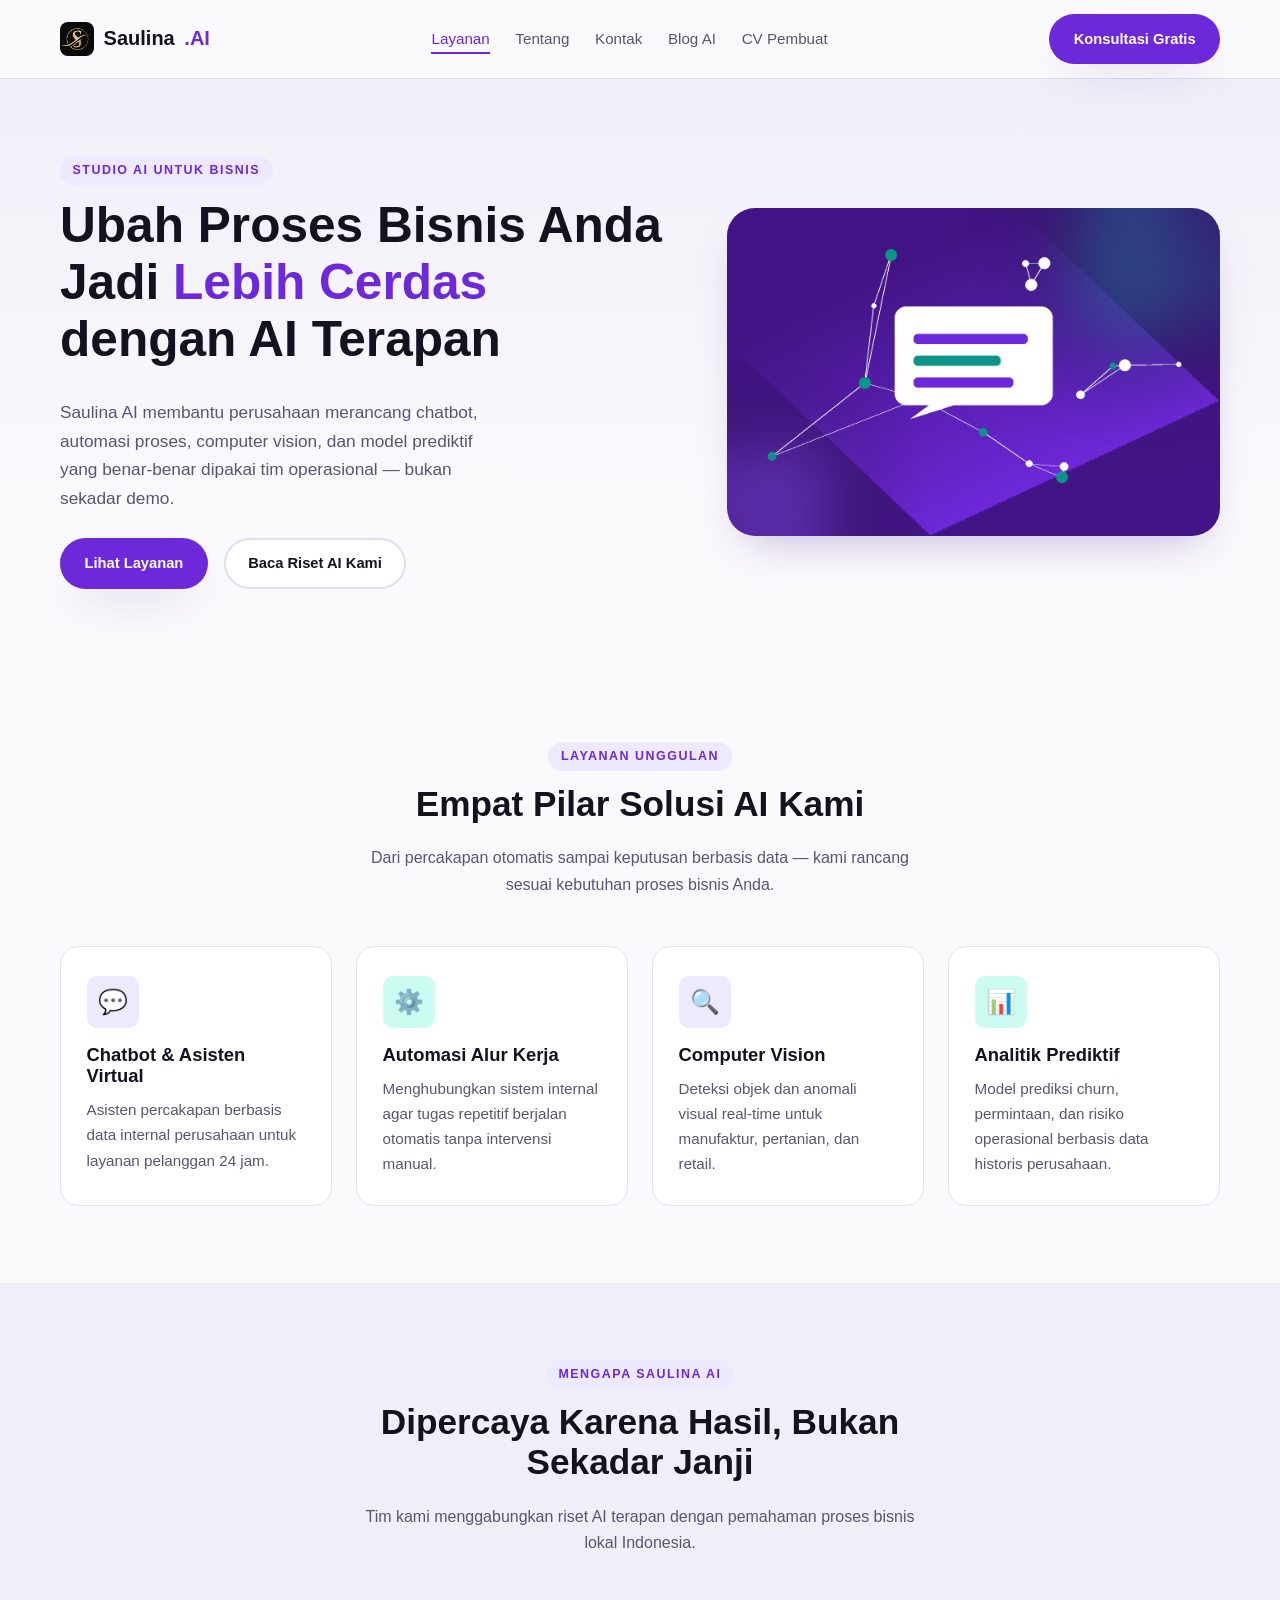
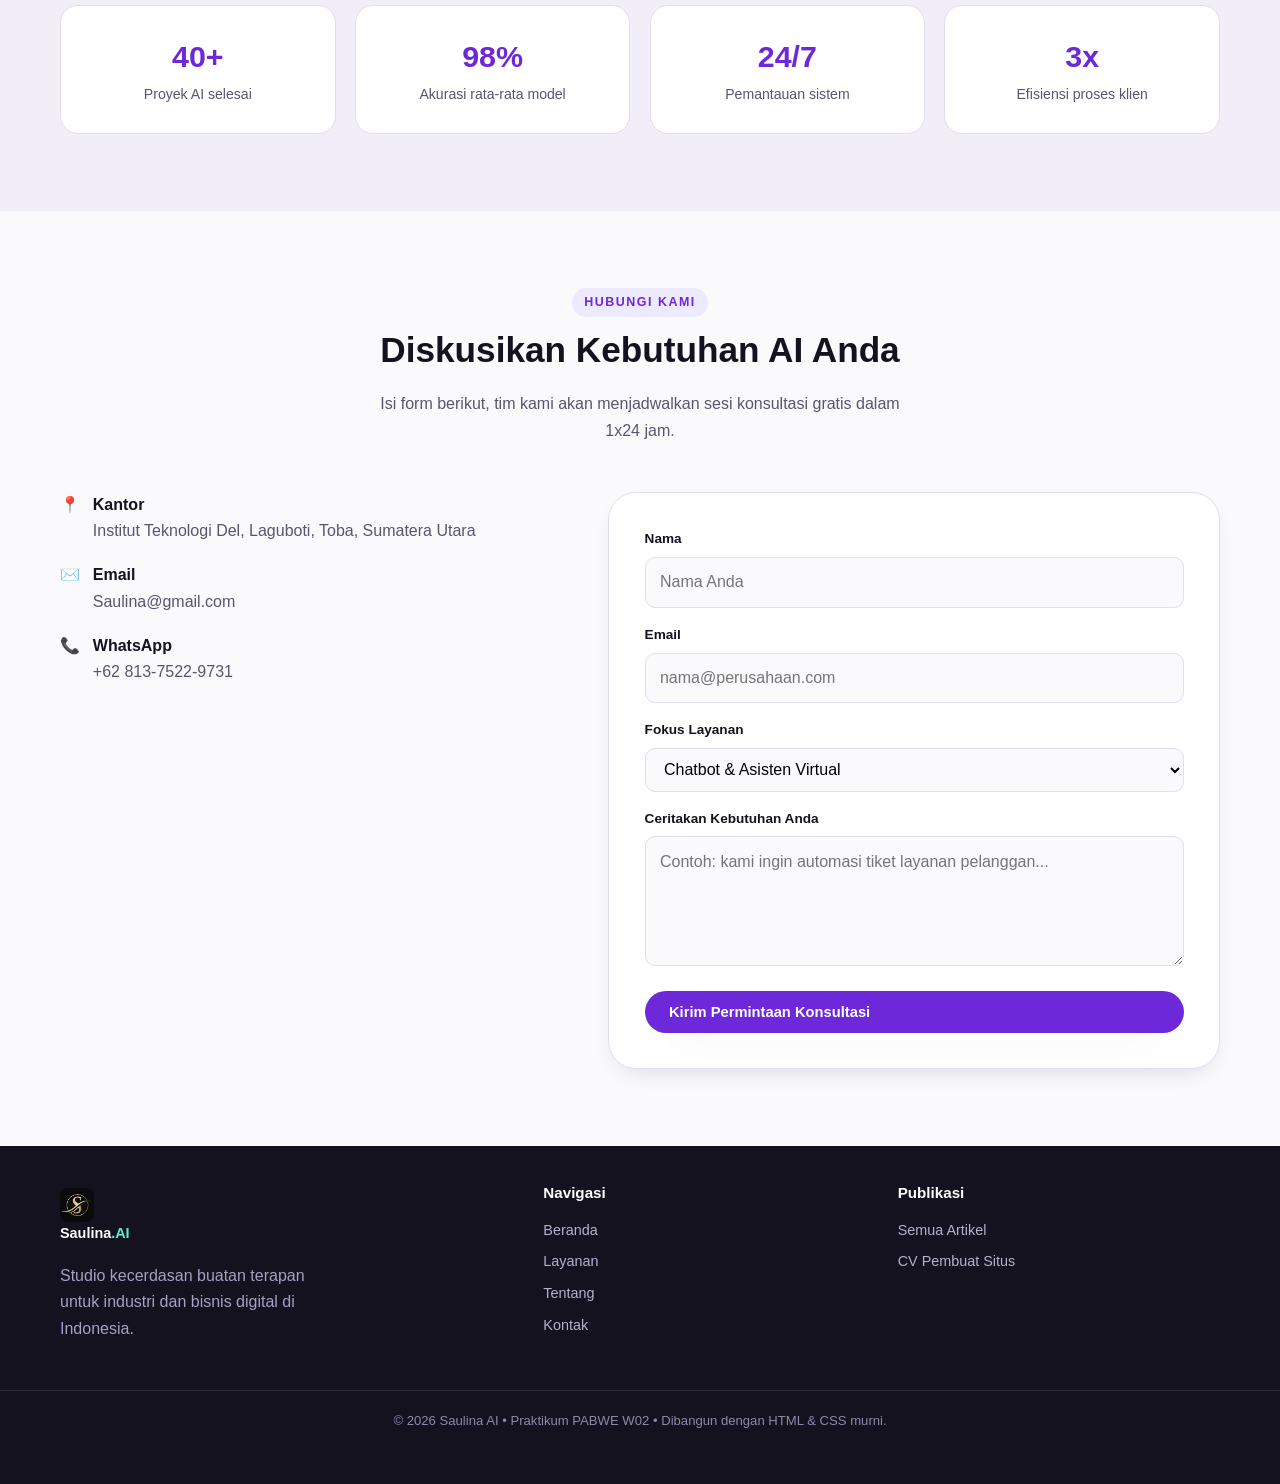
<file: index.html>
<!DOCTYPE html>
<html lang="id">
<head>
  <meta charset="UTF-8" />
  <meta name="viewport" content="width=device-width, initial-scale=1.0" />
  <title>Saulina AI — Solusi Kecerdasan Buatan untuk Bisnis Indonesia</title>
  <meta name="description" content="Saulina AI membangun chatbot, automasi proses, computer vision, dan analitik prediktif untuk perusahaan di Indonesia." />

  <!-- Logo dipakai sebagai favicon -->
  <link rel="icon" type="image/png" href="assets/img/Logo.jpg" />

  <!-- CSS murni, external stylesheet (studi kasus 3.1) -->
  <link rel="stylesheet" href="assets/css/style.css" />
</head>
<body>

  <!-- ============ NAVBAR ============ -->
  <header class="site-nav">
    <div class="wrap">
      <a href="index.html" class="brand">
        <img src="assets/img/Logo.jpg" alt="Logo Saulina AI" />
       Saulina<span>.AI</span>
      </a>

      <!-- Menu desktop -->
      <nav aria-label="Navigasi utama">
        <ul class="menu-links">
          <li><a href="#layanan" class="is-active">Layanan</a></li>
          <li><a href="#tentang">Tentang</a></li>
          <li><a href="#kontak">Kontak</a></li>
          <li><a href="blog.html">Blog AI</a></li>
          <li><a href="cv.html">CV Pembuat</a></li>
        </ul>
      </nav>

      <!-- Menu mobile, CSS-only pakai <details>/<summary> -->
      <details class="nav-mobile-toggle">
        <summary aria-label="Buka menu">☰</summary>
        <ul class="menu-links">
          <li><a href="#layanan">Layanan</a></li>
          <li><a href="#tentang">Tentang</a></li>
          <li><a href="#kontak">Kontak</a></li>
          <li><a href="blog.html">Blog AI</a></li>
          <li><a href="cv.html">CV Pembuat</a></li>
        </ul>
      </details>

      <a href="#kontak" class="btn btn-solid">Konsultasi Gratis</a>
    </div>
  </header>

  <main>
    <!-- ============ HERO ============ -->
    <section class="hero">
      <div class="wrap">
        <div class="hero-copy">
          <span class="eyebrow">Studio AI untuk Bisnis</span>
          <h1>Ubah Proses Bisnis Anda Jadi <em>Lebih Cerdas</em> dengan AI Terapan</h1>
          <p class="hero-lead">
            Saulina AI membantu perusahaan merancang chatbot, automasi proses, computer vision,
            dan model prediktif yang benar-benar dipakai tim operasional — bukan sekadar demo.
          </p>
          <div class="hero-cta">
            <a href="#layanan" class="btn btn-solid">Lihat Layanan</a>
            <a href="blog.html" class="btn btn-ghost">Baca Riset AI Kami</a>
          </div>
        </div>
        <div class="hero-visual">
          <img src="assets/img/hero-saulina.png" alt="Ilustrasi asisten AI berbentuk gelembung obrolan yang terhubung dengan jaringan node data" />
        </div>
      </div>
    </section>

    <!-- ============ LAYANAN ============ -->
    <section id="layanan" class="section">
      <div class="wrap">
        <div class="section-head">
          <span class="eyebrow">Layanan Unggulan</span>
          <h2>Empat Pilar Solusi AI Kami</h2>
          <p>Dari percakapan otomatis sampai keputusan berbasis data — kami rancang sesuai kebutuhan proses bisnis Anda.</p>
        </div>

        <div class="service-grid">
          <article class="service-card">
            <div class="service-icon" aria-hidden="true">💬</div>
            <h3>Chatbot &amp; Asisten Virtual</h3>
            <p>Asisten percakapan berbasis data internal perusahaan untuk layanan pelanggan 24 jam.</p>
          </article>

          <article class="service-card">
            <div class="service-icon" aria-hidden="true">⚙️</div>
            <h3>Automasi Alur Kerja</h3>
            <p>Menghubungkan sistem internal agar tugas repetitif berjalan otomatis tanpa intervensi manual.</p>
          </article>

          <article class="service-card">
            <div class="service-icon" aria-hidden="true">🔍</div>
            <h3>Computer Vision</h3>
            <p>Deteksi objek dan anomali visual real-time untuk manufaktur, pertanian, dan retail.</p>
          </article>

          <article class="service-card">
            <div class="service-icon" aria-hidden="true">📊</div>
            <h3>Analitik Prediktif</h3>
            <p>Model prediksi churn, permintaan, dan risiko operasional berbasis data historis perusahaan.</p>
          </article>
        </div>
      </div>
    </section>

    <!-- ============ TENTANG ============ -->
    <section id="tentang" class="section section-alt">
      <div class="wrap">
        <div class="section-head">
          <span class="eyebrow">Mengapa Saulina AI</span>
          <h2>Dipercaya Karena Hasil, Bukan Sekadar Janji</h2>
          <p>Tim kami menggabungkan riset AI terapan dengan pemahaman proses bisnis lokal Indonesia.</p>
        </div>

        <div class="about-grid">
          <div class="stat-box">
            <strong>40+</strong>
            <span>Proyek AI selesai</span>
          </div>
          <div class="stat-box">
            <strong>98%</strong>
            <span>Akurasi rata-rata model</span>
          </div>
          <div class="stat-box">
            <strong>24/7</strong>
            <span>Pemantauan sistem</span>
          </div>
          <div class="stat-box">
            <strong>3x</strong>
            <span>Efisiensi proses klien</span>
          </div>
        </div>
      </div>
    </section>

    <!-- ============ KONTAK ============ -->
    <section id="kontak" class="section">
      <div class="wrap">
        <div class="section-head">
          <span class="eyebrow">Hubungi Kami</span>
          <h2>Diskusikan Kebutuhan AI Anda</h2>
          <p>Isi form berikut, tim kami akan menjadwalkan sesi konsultasi gratis dalam 1x24 jam.</p>
        </div>

        <div class="contact-grid">
          <ul class="contact-info">
            <li>
              <span aria-hidden="true">📍</span>
              <div><strong>Kantor</strong> Institut Teknologi Del, Laguboti, Toba, Sumatera Utara</div>
            </li>
            <li>
              <span aria-hidden="true">✉️</span>
              <div><strong>Email</strong> Saulina@gmail.com </div>
            </li>
            <li>
              <span aria-hidden="true">📞</span>
              <div><strong>WhatsApp</strong> +62 813-7522-9731</div>
            </li>
          </ul>

          <form class="contact-form" action="#" method="get">
            <div class="field">
              <label for="name">Nama</label>
              <input id="name" type="text" placeholder="Nama Anda" required />
            </div>
            <div class="field">
              <label for="email">Email</label>
              <input id="email" type="email" placeholder="nama@perusahaan.com" required />
            </div>
            <div class="field">
              <label for="service">Fokus Layanan</label>
              <select id="service">
                <option value="chatbot">Chatbot &amp; Asisten Virtual</option>
                <option value="automasi">Automasi Alur Kerja</option>
                <option value="vision">Computer Vision</option>
                <option value="prediktif">Analitik Prediktif</option>
              </select>
            </div>
            <div class="field">
              <label for="message">Ceritakan Kebutuhan Anda</label>
              <textarea id="message" rows="4" placeholder="Contoh: kami ingin automasi tiket layanan pelanggan..."></textarea>
            </div>
            <button type="submit" class="btn btn-solid">Kirim Permintaan Konsultasi</button>
          </form>
        </div>
      </div>
    </section>
  </main>

  <!-- ============ FOOTER ============ -->
  <footer class="site-footer">
    <div class="wrap footer-grid">
      <div>
        <a href="index.html" class="brand" style="color:#fff;">
          <img src="assets/img/Logo.jpg" alt="Logo Saulina AI" />
         Saulina<span style="color:#5eead4;">.AI</span>
        </a>
        <p style="margin-top:.8rem; max-width:32ch; color:#a79fc4;">
          Studio kecerdasan buatan terapan untuk industri dan bisnis digital di Indonesia.
        </p>
      </div>
      <nav aria-label="Navigasi footer">
        <h3>Navigasi</h3>
        <a href="index.html">Beranda</a>
        <a href="#layanan">Layanan</a>
        <a href="#tentang">Tentang</a>
        <a href="#kontak">Kontak</a>
      </nav>
      <nav aria-label="Publikasi">
        <h3>Publikasi</h3>
        <a href="blog.html">Semua Artikel</a>
        <a href="cv.html">CV Pembuat Situs</a>
      </nav>
    </div>
    <p class="footer-bottom">&copy; 2026 Saulina AI &bull; Praktikum PABWE W02 &bull; Dibangun dengan HTML &amp; CSS murni.</p>
  </footer>

</body>
</html>
</file>
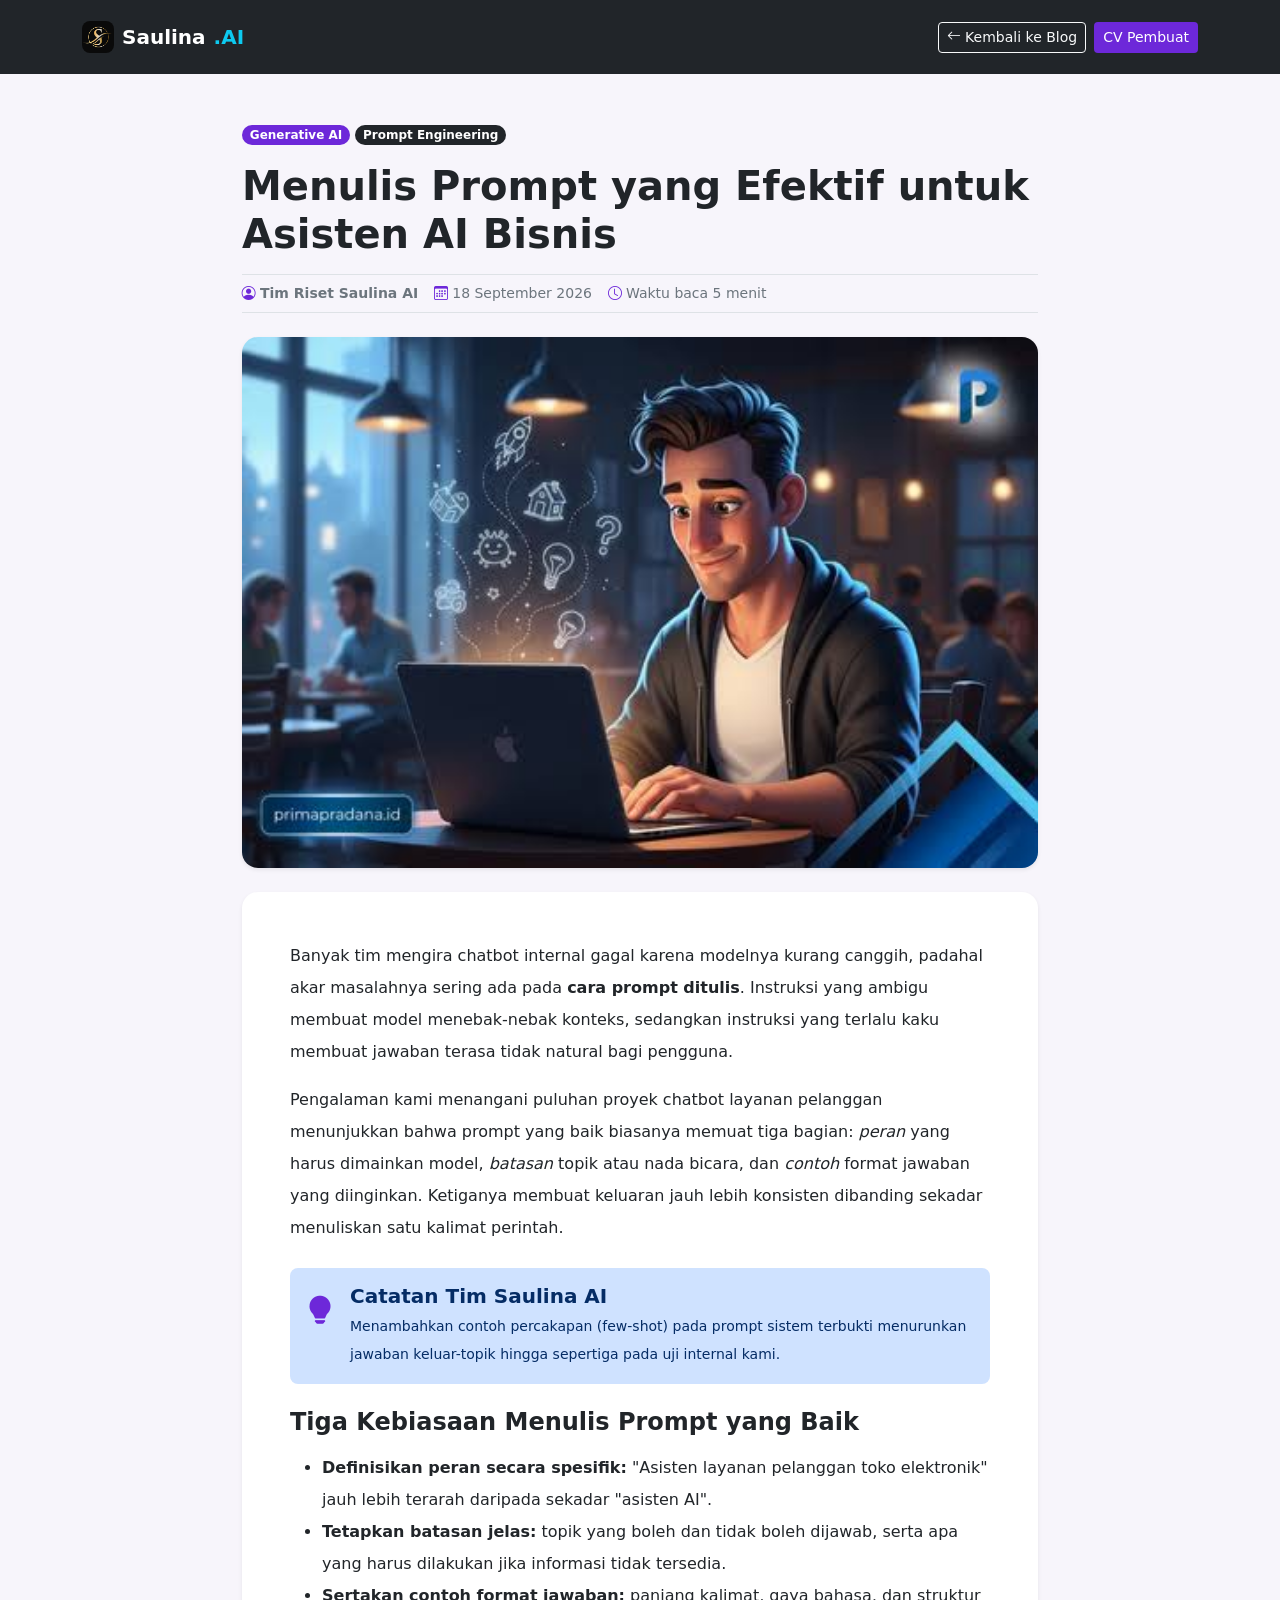
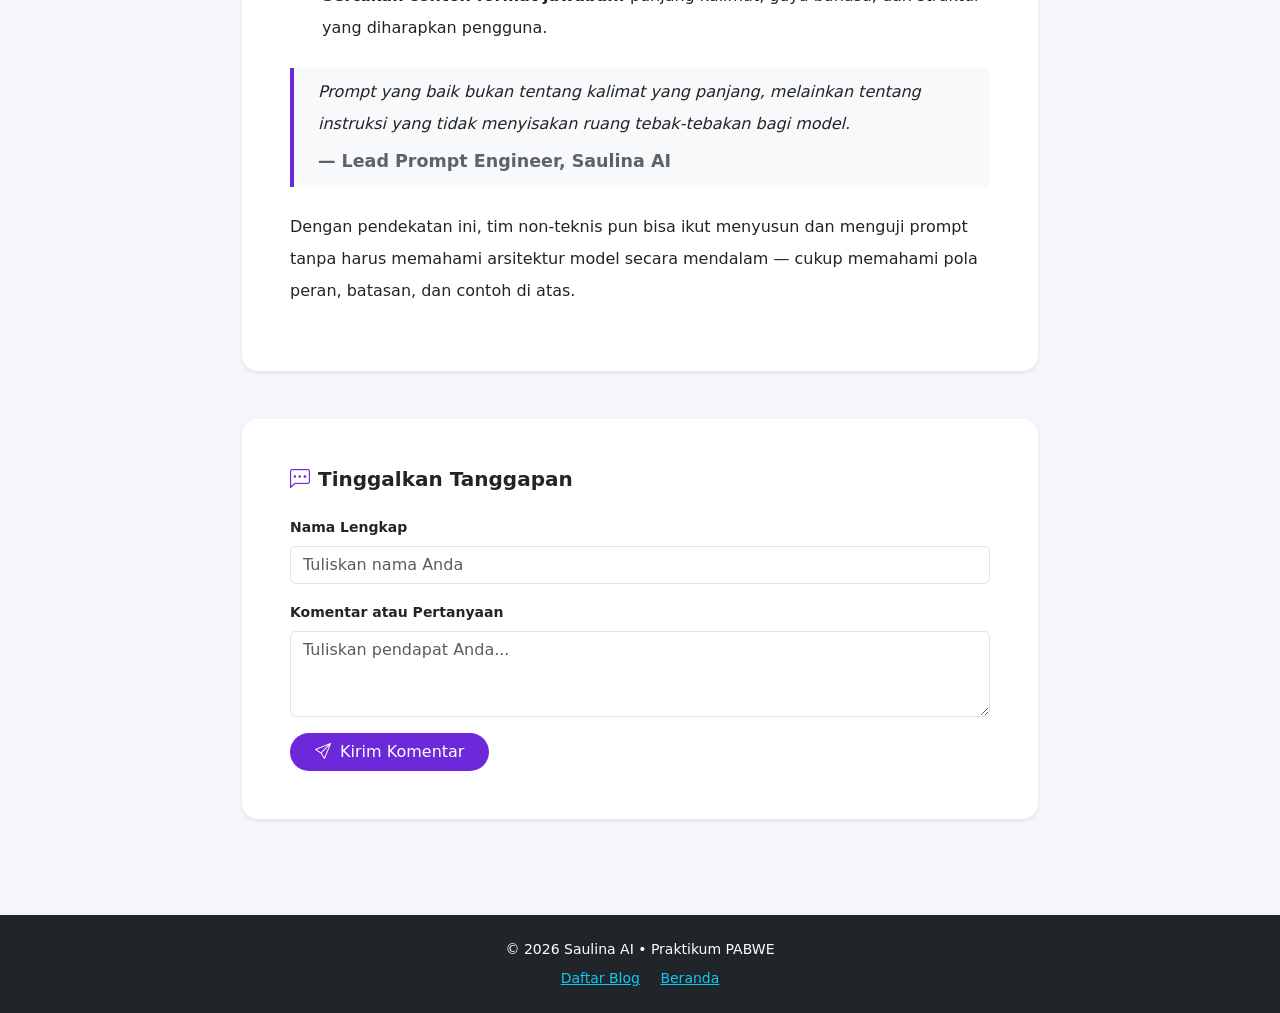
<file: blog-detail.html>
<!DOCTYPE html>
<html lang="id">
<head>
  <meta charset="UTF-8" />
  <meta name="viewport" content="width=device-width, initial-scale=1.0" />
  <title>Menulis Prompt yang Efektif — Blog Saulina AI</title>
  <meta name="description" content="Panduan menulis prompt yang efektif untuk chatbot dan asisten AI bisnis." />
  <link rel="icon" type="image/png" href="assets/img/Logo.jpg" />

  <link rel="stylesheet" href="https://cdn.jsdelivr.net/npm/bootstrap@5.3.3/dist/css/bootstrap.min.css" />
  <link rel="stylesheet" href="https://cdn.jsdelivr.net/npm/bootstrap-icons@1.11.3/font/bootstrap-icons.min.css" />

  <style>
    :root { --brand: #6d28d9; --brand-dark: #4c1d95; }
    body { background: #f7f5fb; }
    .navbar-brand img { width: 32px; height: 32px; border-radius: 8px; }
    .btn-brand { background: var(--brand); color: #fff; }
    .btn-brand:hover { background: var(--brand-dark); color: #fff; }
    .text-brand { color: var(--brand) !important; }
    .badge-cat { background: var(--brand); }
    blockquote { border-left: 4px solid var(--brand); }

    /* Perbaikan WCAG 2 AA untuk footer blockquote */
    .blockquote-footer {
      color: #5c636a !important;
    }
  </style>
</head>
<body>

  <!-- NAVBAR -->
  <nav class="navbar navbar-dark bg-dark sticky-top py-3">
    <div class="container d-flex align-items-center justify-content-between">
      <a class="navbar-brand d-flex align-items-center gap-2 fw-bold" href="index.html">
        <img src="assets/img/Logo.jpg" alt="Logo Saulina AI" />
        Saulina<span class="text-info">.AI</span>
      </a>
      <div class="d-flex gap-2">
        <a href="blog.html" class="btn btn-outline-light btn-sm"><i class="bi bi-arrow-left me-1"></i>Kembali ke Blog</a>
        <a href="cv.html" class="btn btn-brand btn-sm">CV Pembuat</a>
      </div>
    </div>
  </nav>

  <!-- ARTIKEL -->
  <main class="py-5">
    <div class="container" style="max-width: 820px;">

      <header class="mb-4">
        <div class="mb-2">
          <span class="badge badge-cat rounded-pill">Generative AI</span>
          <span class="badge text-bg-dark rounded-pill">Prompt Engineering</span>
        </div>
        <h1 class="display-6 fw-bold my-3">
          Menulis Prompt yang Efektif untuk Asisten AI Bisnis
        </h1>
        <div class="d-flex flex-wrap gap-3 small text-secondary border-top border-bottom py-2">
          <span><i class="bi bi-person-circle text-brand me-1"></i><strong>Tim Riset Saulina AI</strong></span>
          <span><i class="bi bi-calendar3 text-brand me-1"></i>18 September 2026</span>
          <span><i class="bi bi-clock text-brand me-1"></i>Waktu baca 5 menit</span>
        </div>
      </header>

      <div class="mb-4 rounded-4 overflow-hidden shadow-sm">
        <img src="assets/img/blog-cover-prompt.jpeg" class="img-fluid w-100" alt="Ilustrasi jendela terminal berisi contoh baris prompt untuk asisten AI" />
      </div>

      <article class="bg-white p-4 p-md-5 rounded-4 shadow-sm lh-lg">
        <p>
          Banyak tim mengira chatbot internal gagal karena modelnya kurang canggih, padahal
          akar masalahnya sering ada pada <strong>cara prompt ditulis</strong>. Instruksi yang
          ambigu membuat model menebak-nebak konteks, sedangkan instruksi yang terlalu kaku
          membuat jawaban terasa tidak natural bagi pengguna.
        </p>

        <p>
          Pengalaman kami menangani puluhan proyek chatbot layanan pelanggan menunjukkan bahwa
          prompt yang baik biasanya memuat tiga bagian: <em>peran</em> yang harus dimainkan
          model, <em>batasan</em> topik atau nada bicara, dan <em>contoh</em> format jawaban
          yang diinginkan. Ketiganya membuat keluaran jauh lebih konsisten dibanding sekadar
          menuliskan satu kalimat perintah.
        </p>

        <div class="alert alert-primary border-0 rounded-3 my-4 d-flex gap-3">
          <i class="bi bi-lightbulb-fill fs-3 text-brand"></i>
          <div>
            <h2 class="h5 fw-bold mb-1">Catatan Tim Saulina AI</h2>
            <p class="mb-0 small">
              Menambahkan contoh percakapan (few-shot) pada prompt sistem terbukti menurunkan
              jawaban keluar-topik hingga sepertiga pada uji internal kami.
            </p>
          </div>
        </div>

        <h2 class="h4 fw-bold mt-4 mb-3">Tiga Kebiasaan Menulis Prompt yang Baik</h2>
        <ul class="mb-4">
          <li><strong>Definisikan peran secara spesifik:</strong> "Asisten layanan pelanggan toko elektronik" jauh lebih terarah daripada sekadar "asisten AI".</li>
          <li><strong>Tetapkan batasan jelas:</strong> topik yang boleh dan tidak boleh dijawab, serta apa yang harus dilakukan jika informasi tidak tersedia.</li>
          <li><strong>Sertakan contoh format jawaban:</strong> panjang kalimat, gaya bahasa, dan struktur yang diharapkan pengguna.</li>
        </ul>

        <blockquote class="blockquote ps-4 py-2 my-4 bg-light rounded-end">
          <p class="fs-6 fst-italic mb-1">
            Prompt yang baik bukan tentang kalimat yang panjang, melainkan tentang instruksi yang tidak menyisakan ruang tebak-tebakan bagi model.
          </p>
          <footer class="blockquote-footer mt-1 fw-semibold small">Lead Prompt Engineer, Saulina AI</footer>
        </blockquote>

        <p>
          Dengan pendekatan ini, tim non-teknis pun bisa ikut menyusun dan menguji prompt
          tanpa harus memahami arsitektur model secara mendalam — cukup memahami pola
          peran, batasan, dan contoh di atas.
        </p>
      </article>

      <!-- KOMENTAR -->
      <section class="mt-5 bg-white p-4 p-md-5 rounded-4 shadow-sm">
        <h2 class="h5 fw-bold mb-4">
          <i class="bi bi-chat-left-dots text-brand me-2"></i>Tinggalkan Tanggapan
        </h2>
        <form action="#" method="get">
          <div class="mb-3">
            <label for="commentName" class="form-label small fw-bold">Nama Lengkap</label>
            <input type="text" class="form-control" id="commentName" placeholder="Tuliskan nama Anda" required />
          </div>
          <div class="mb-3">
            <label for="commentMessage" class="form-label small fw-bold">Komentar atau Pertanyaan</label>
            <textarea class="form-control" id="commentMessage" rows="3" placeholder="Tuliskan pendapat Anda..." required></textarea>
          </div>
          <button type="submit" class="btn btn-brand px-4 rounded-pill">
            <i class="bi bi-send me-1"></i> Kirim Komentar
          </button>
        </form>
      </section>
    </div>
  </main>

  <footer class="bg-dark text-white py-4 mt-5 text-center small">
    <div class="container">
      <p class="mb-2">&copy; 2026 Saulina AI &bull; Praktikum PABWE</p>
      <nav aria-label="Navigasi footer">
        <a href="blog.html" class="text-info text-decoration-underline me-3">Daftar Blog</a>
        <a href="index.html" class="text-info text-decoration-underline">Beranda</a>
      </nav>
    </div>
  </footer>

  <script src="https://cdn.jsdelivr.net/npm/bootstrap@5.3.3/dist/js/bootstrap.bundle.min.js"></script>
</body>
</html>
</file>
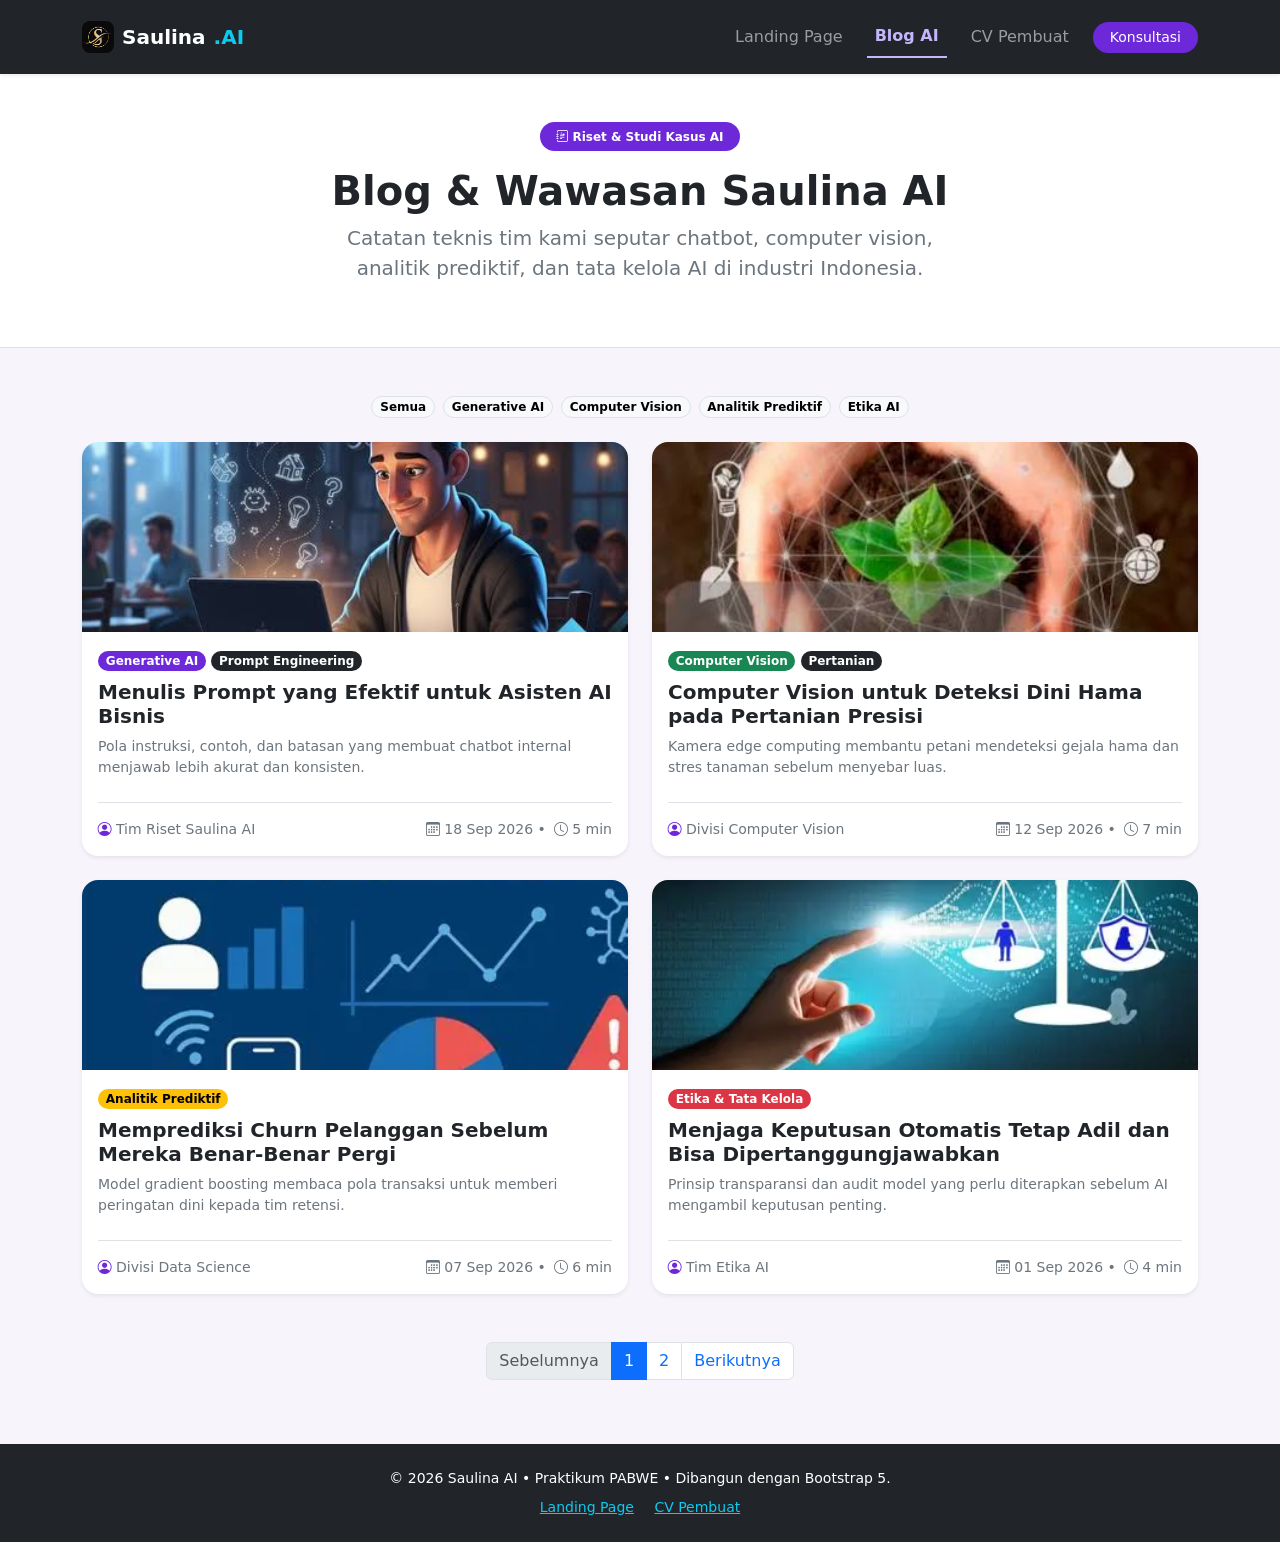
<file: blog.html>
<!DOCTYPE html>
<html lang="id">
<head>
  <meta charset="UTF-8" />
  <meta name="viewport" content="width=device-width, initial-scale=1.0" />
  <title>Blog &amp; Riset AI — Saulina AI</title>
  <meta name="description" content="Artikel dan riset terapan seputar chatbot, computer vision, analitik prediktif, dan etika AI dari Saulina AI." />
  <link rel="icon" type="image/png" href="assets/img/Logo.jpg" />

  <!-- Bootstrap 5 via CDN (studi kasus 3.2) -->
  <link rel="stylesheet" href="https://cdn.jsdelivr.net/npm/bootstrap@5.3.3/dist/css/bootstrap.min.css" />
  <!-- Bootstrap Icons -->
  <link rel="stylesheet" href="https://cdn.jsdelivr.net/npm/bootstrap-icons@1.11.3/font/bootstrap-icons.min.css" />

  <style>
    /* Penyesuaian kecil di luar utility Bootstrap, sesuai catatan studi kasus */
    :root { --brand: #6d28d9; --brand-dark: #4c1d95; --brand-on-dark: #c4b5fd; }
    body { background: #f7f5fb; }
    .navbar-brand img { width: 32px; height: 32px; border-radius: 8px; }
    .btn-brand { background: var(--brand); color: #fff; }
    .btn-brand:hover { background: var(--brand-dark); color: #fff; }
    .text-brand { color: var(--brand) !important; }
    .badge-cat { background: var(--brand); }
    .card-cover { height: 190px; object-fit: cover; }
    .nav-link.active-page { color: var(--brand-on-dark) !important; font-weight: 700; border-bottom: 2px solid var(--brand-on-dark); }
  </style>
</head>
<body>

  <!-- NAVBAR -->
  <nav class="navbar navbar-expand-md navbar-dark bg-dark sticky-top shadow-sm">
    <div class="container py-2">
      <a class="navbar-brand d-flex align-items-center gap-2 fw-bold" href="index.html">
        <img src="assets/img/Logo.jpg" alt="Logo Saulina AI" />
        Saulina<span class="text-info">.AI</span>
      </a>
      <button class="navbar-toggler" type="button" data-bs-toggle="collapse" data-bs-target="#navMain" aria-controls="navMain" aria-expanded="false" aria-label="Buka navigasi">
        <span class="navbar-toggler-icon"></span>
      </button>
      <div class="collapse navbar-collapse" id="navMain">
        <ul class="navbar-nav ms-auto align-items-md-center gap-md-3 pt-3 pt-md-0">
          <li class="nav-item"><a class="nav-link" href="index.html">Landing Page</a></li>
          <li class="nav-item"><a class="nav-link active-page" href="blog.html">Blog AI</a></li>
          <li class="nav-item"><a class="nav-link" href="cv.html">CV Pembuat</a></li>
          <li class="nav-item"><a class="btn btn-brand btn-sm rounded-pill px-3 mt-2 mt-md-0" href="index.html#kontak">Konsultasi</a></li>
        </ul>
      </div>
    </div>
  </nav>

  <!-- HEADER -->
  <header class="bg-white border-bottom py-5">
    <div class="container text-center">
      <span class="badge rounded-pill badge-cat px-3 py-2 mb-3">
        <i class="bi bi-journal-richtext me-1"></i>Riset &amp; Studi Kasus AI
      </span>
      <h1 class="fw-bold display-6">Blog &amp; Wawasan Saulina AI</h1>
      <p class="lead text-secondary mx-auto" style="max-width: 640px;">
        Catatan teknis tim kami seputar chatbot, computer vision, analitik prediktif, dan tata kelola AI di industri Indonesia.
      </p>
    </div>
  </header>

  <!-- DAFTAR BLOG -->
  <main class="py-5">
    <!-- FILTER KATEGORI SEDERHANA -->
    <div class="container mb-4">
      <div class="d-flex flex-wrap gap-2 justify-content-center">
        <span class="badge rounded-pill text-bg-light border">Semua</span>
        <span class="badge rounded-pill text-bg-light border">Generative AI</span>
        <span class="badge rounded-pill text-bg-light border">Computer Vision</span>
        <span class="badge rounded-pill text-bg-light border">Analitik Prediktif</span>
        <span class="badge rounded-pill text-bg-light border">Etika AI</span>
      </div>
    </div>

    <div class="container">
      <div class="row g-4">

        <!-- Artikel 1 -->
        <div class="col-md-6">
          <article class="card h-100 border-0 shadow-sm rounded-4 overflow-hidden">
            <img src="assets/img/blog-cover-prompt.jpeg" class="card-img-top card-cover" alt="Ilustrasi jendela terminal prompt engineering dengan baris perintah AI" />
            <div class="card-body d-flex flex-column">
              <div class="mb-2">
                <span class="badge badge-cat rounded-pill">Generative AI</span>
                <span class="badge text-bg-dark rounded-pill">Prompt Engineering</span>
              </div>
              <h2 class="h5 fw-bold">
                <a href="blog-detail.html" class="text-decoration-none text-dark stretched-link">
                  Menulis Prompt yang Efektif untuk Asisten AI Bisnis
                </a>
              </h2>
              <p class="text-secondary small flex-grow-1">
                Pola instruksi, contoh, dan batasan yang membuat chatbot internal menjawab lebih akurat dan konsisten.
              </p>
              <div class="border-top pt-3 mt-2 d-flex justify-content-between small text-secondary">
                <span><i class="bi bi-person-circle text-brand me-1"></i>Tim Riset Saulina AI</span>
                <span><i class="bi bi-calendar3 me-1"></i>18 Sep 2026 &bull; <i class="bi bi-clock ms-1 me-1"></i>5 min</span>
              </div>
            </div>
          </article>
        </div>

        <!-- Artikel 2 -->
        <div class="col-md-6">
          <article class="card h-100 border-0 shadow-sm rounded-4 overflow-hidden">
            <img src="assets/img/blog-cover-vision.jpeg" class="card-img-top card-cover" alt="Ilustrasi viewfinder computer vision di atas petak lahan pertanian" />
            <div class="card-body d-flex flex-column">
              <div class="mb-2">
                <span class="badge text-bg-success rounded-pill">Computer Vision</span>
                <span class="badge text-bg-dark rounded-pill">Pertanian</span>
              </div>
              <h2 class="h5 fw-bold">
                <a href="blog-detail.html" class="text-decoration-none text-dark stretched-link">
                  Computer Vision untuk Deteksi Dini Hama pada Pertanian Presisi
                </a>
              </h2>
              <p class="text-secondary small flex-grow-1">
                Kamera edge computing membantu petani mendeteksi gejala hama dan stres tanaman sebelum menyebar luas.
              </p>
              <div class="border-top pt-3 mt-2 d-flex justify-content-between small text-secondary">
                <span><i class="bi bi-person-circle text-brand me-1"></i>Divisi Computer Vision</span>
                <span><i class="bi bi-calendar3 me-1"></i>12 Sep 2026 &bull; <i class="bi bi-clock ms-1 me-1"></i>7 min</span>
              </div>
            </div>
          </article>
        </div>

        <!-- Artikel 3 -->
        <div class="col-md-6">
          <article class="card h-100 border-0 shadow-sm rounded-4 overflow-hidden">
            <img src="assets/img/blog-cover-predictive.webp" class="card-img-top card-cover" alt="Ilustrasi grafik batang dan garis proyeksi analitik prediktif" />
            <div class="card-body d-flex flex-column">
              <div class="mb-2">
                <span class="badge text-bg-warning rounded-pill">Analitik Prediktif</span>
              </div>
              <h2 class="h5 fw-bold">
                <a href="blog-detail.html" class="text-decoration-none text-dark stretched-link">
                  Memprediksi Churn Pelanggan Sebelum Mereka Benar-Benar Pergi
                </a>
              </h2>
              <p class="text-secondary small flex-grow-1">
                Model gradient boosting membaca pola transaksi untuk memberi peringatan dini kepada tim retensi.
              </p>
              <div class="border-top pt-3 mt-2 d-flex justify-content-between small text-secondary">
                <span><i class="bi bi-person-circle text-brand me-1"></i>Divisi Data Science</span>
                <span><i class="bi bi-calendar3 me-1"></i>07 Sep 2026 &bull; <i class="bi bi-clock ms-1 me-1"></i>6 min</span>
              </div>
            </div>
          </article>
        </div>

        <!-- Artikel 4 -->
        <div class="col-md-6">
          <article class="card h-100 border-0 shadow-sm rounded-4 overflow-hidden">
            <img src="assets/img/blog-cover-ethics.webp" class="card-img-top card-cover" alt="Ilustrasi timbangan sebagai simbol etika dan tata kelola AI" />
            <div class="card-body d-flex flex-column">
              <div class="mb-2">
                <span class="badge text-bg-danger rounded-pill">Etika &amp; Tata Kelola</span>
              </div>
              <h2 class="h5 fw-bold">
                <a href="blog-detail.html" class="text-decoration-none text-dark stretched-link">
                  Menjaga Keputusan Otomatis Tetap Adil dan Bisa Dipertanggungjawabkan
                </a>
              </h2>
              <p class="text-secondary small flex-grow-1">
                Prinsip transparansi dan audit model yang perlu diterapkan sebelum AI mengambil keputusan penting.
              </p>
              <div class="border-top pt-3 mt-2 d-flex justify-content-between small text-secondary">
                <span><i class="bi bi-person-circle text-brand me-1"></i>Tim Etika AI</span>
                <span><i class="bi bi-calendar3 me-1"></i>01 Sep 2026 &bull; <i class="bi bi-clock ms-1 me-1"></i>4 min</span>
              </div>
            </div>
          </article>
        </div>

      </div>

      <!-- Pagination -->
      <nav class="mt-5 d-flex justify-content-center" aria-label="Navigasi halaman blog">
        <ul class="pagination">
          <li class="page-item disabled"><span class="page-link">Sebelumnya</span></li>
          <li class="page-item active"><span class="page-link">1</span></li>
          <li class="page-item"><a class="page-link" href="#">2</a></li>
          <li class="page-item"><a class="page-link" href="#">Berikutnya</a></li>
        </ul>
      </nav>
    </div>
  </main>

  <!-- FOOTER -->
  <footer class="bg-dark text-white py-4 text-center small">
    <div class="container">
      <p class="mb-2">&copy; 2026 Saulina AI &bull; Praktikum PABWE &bull; Dibangun dengan Bootstrap 5.</p>
      <nav aria-label="Navigasi footer">
        <a href="index.html" class="text-info text-decoration-underline me-3">Landing Page</a>
        <a href="cv.html" class="text-info text-decoration-underline">CV Pembuat</a>
      </nav>
    </div>
  </footer>

  <script src="https://cdn.jsdelivr.net/npm/bootstrap@5.3.3/dist/js/bootstrap.bundle.min.js"></script>
</body>
</html>
</file>
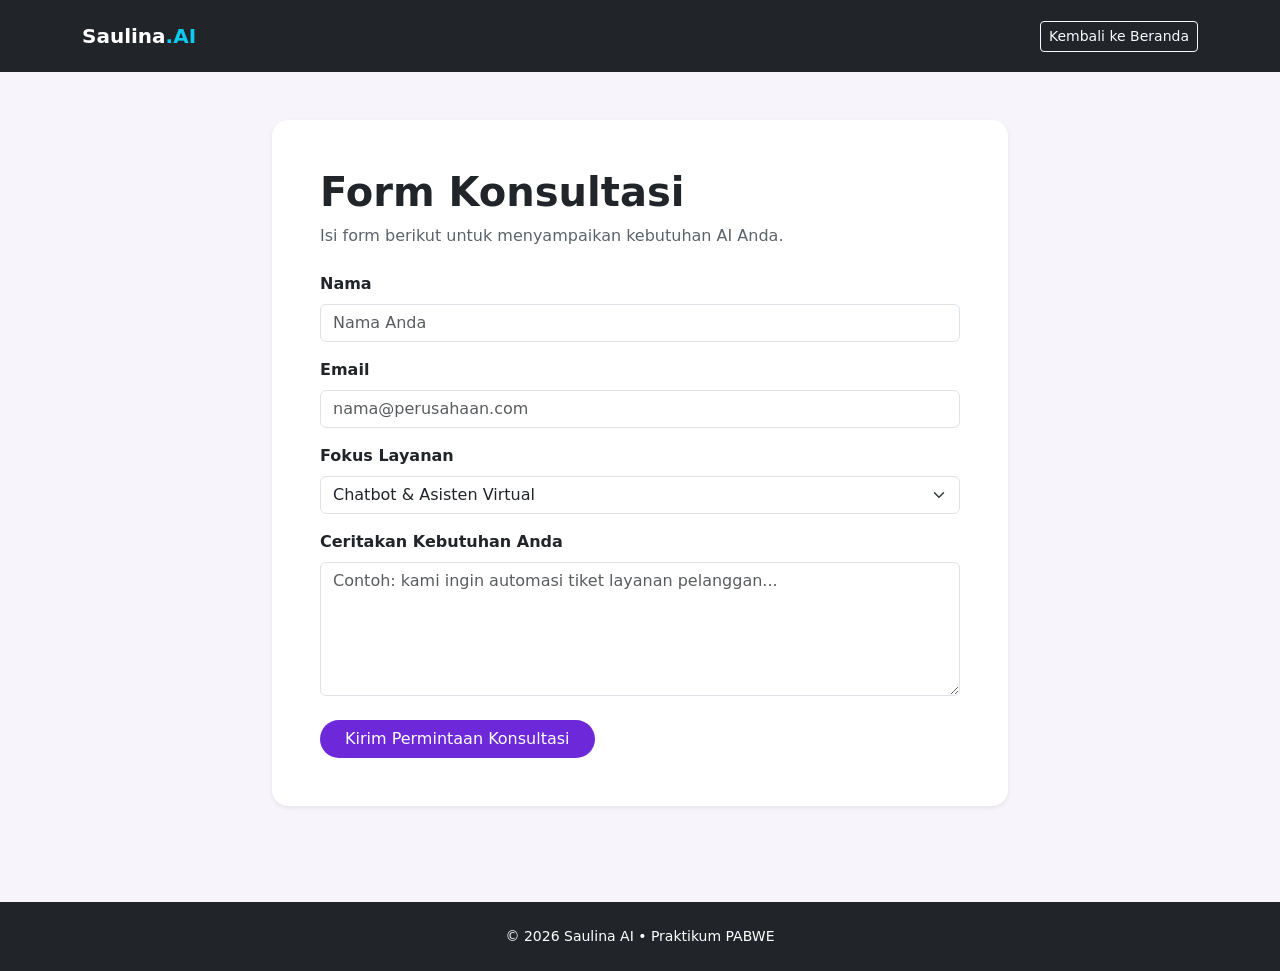
<file: form(1).html>
<!DOCTYPE html>
<html lang="id">
<head>
  <meta charset="UTF-8" />
  <meta name="viewport" content="width=device-width, initial-scale=1.0" />
  <title>Form Konsultasi — Saulina AI</title>
  <meta name="description" content="Form konsultasi Saulina AI." />
  <link rel="icon" type="image/png" href="assets/img/Logo.jpg" />
  <link rel="stylesheet" href="https://cdn.jsdelivr.net/npm/bootstrap@5.3.3/dist/css/bootstrap.min.css" />
  <style>
    :root {
      --brand: #6d28d9;
      --brand-dark: #4c1d95;
      --text-secondary-accessible: #5c636a;
    }
    body { background: #f7f5fb; }
    .btn-brand { background: var(--brand); color: #fff; }
    .btn-brand:hover { background: var(--brand-dark); color: #fff; }
    .text-secondary { color: var(--text-secondary-accessible) !important; }
  </style>
</head>
<body>
  <nav class="navbar navbar-dark bg-dark">
    <div class="container py-2">
      <a class="navbar-brand fw-bold" href="index.html">Saulina<span class="text-info">.AI</span></a>
      <a class="btn btn-outline-light btn-sm" href="index.html">Kembali ke Beranda</a>
    </div>
  </nav>

  <main class="py-5">
    <div class="container" style="max-width: 760px;">
      <div class="bg-white p-4 p-md-5 rounded-4 shadow-sm">
        <h1 class="fw-bold mb-2">Form Konsultasi</h1>
        <p class="text-secondary mb-4">
          Isi form berikut untuk menyampaikan kebutuhan AI Anda.
        </p>

        <form action="#" method="get">
          <div class="mb-3">
            <label for="name" class="form-label fw-semibold">Nama</label>
            <input id="name" name="name" type="text" class="form-control"
                   placeholder="Nama Anda" required />
          </div>

          <div class="mb-3">
            <label for="email" class="form-label fw-semibold">Email</label>
            <input id="email" name="email" type="email" class="form-control"
                   placeholder="nama@perusahaan.com" required />
          </div>

          <div class="mb-3">
            <label for="service" class="form-label fw-semibold">Fokus Layanan</label>
            <select id="service" name="service" class="form-select">
              <option value="chatbot">Chatbot &amp; Asisten Virtual</option>
              <option value="automasi">Automasi Alur Kerja</option>
              <option value="vision">Computer Vision</option>
              <option value="prediktif">Analitik Prediktif</option>
            </select>
          </div>

          <div class="mb-4">
            <label for="message" class="form-label fw-semibold">Ceritakan Kebutuhan Anda</label>
            <textarea id="message" name="message" rows="5" class="form-control"
                      placeholder="Contoh: kami ingin automasi tiket layanan pelanggan..."></textarea>
          </div>

          <button type="submit" class="btn btn-brand px-4 rounded-pill">
            Kirim Permintaan Konsultasi
          </button>
        </form>
      </div>
    </div>
  </main>

  <footer class="bg-dark text-white py-4 mt-5 text-center small">
    <div class="container">
      <p class="mb-0">&copy; 2026 Saulina AI &bull; Praktikum PABWE</p>
    </div>
  </footer>
</body>
</html>
</file>
<file: assets/css/style.css>
/* =========================================================
   Saulina.AI — LANDING PAGE STYLESHEET
   CSS murni (tanpa Bootstrap/Tailwind), sesuai studi kasus 3.1.
   Dipakai khusus oleh index.html.
   ========================================================= */

/* ---------- 1. CSS VARIABLES (design token) ---------- */
:root {
  --ink: #14121f;
  --ink-soft: #5b5470;
  --bg: #faf9fc;
  --bg-alt: #f1eef8;
  --line: #e3ddf0;

  --violet: #6d28d9;
  --violet-dark: #4c1d95;
  --violet-soft: #ede9fe;
  --teal: #0d9488;
  --teal-soft: #ccfbf1;

  --radius-sm: 10px;
  --radius-md: 18px;
  --radius-lg: 28px;

  --shadow: 0 20px 45px -20px rgba(76, 29, 149, 0.35);
  --shadow-soft: 0 10px 25px -12px rgba(20, 18, 31, 0.18);

  --maxw: 1160px;

  --font-head: "Poppins", "Segoe UI", sans-serif;
  --font-body: "Inter", "Segoe UI", sans-serif;
}

/* ---------- 2. RESET DASAR ---------- */
* {
  box-sizing: border-box;
}

html {
  scroll-behavior: smooth;
}

body {
  margin: 0;
  font-family: var(--font-body);
  color: var(--ink);
  background: var(--bg);
  line-height: 1.65;
}

h1, h2, h3 {
  font-family: var(--font-head);
  line-height: 1.15;
  margin: 0 0 .6em;
}

p { margin: 0 0 1em; }

img { max-width: 100%; display: block; }

a { color: inherit; text-decoration: none; }

ul { list-style: none; margin: 0; padding: 0; }

.wrap {
  width: min(92%, var(--maxw));
  margin-inline: auto;
}

.eyebrow {
  display: inline-block;
  font-size: .78rem;
  font-weight: 700;
  letter-spacing: .12em;
  text-transform: uppercase;
  color: var(--violet);
  background: var(--violet-soft);
  padding: .35em 1em;
  border-radius: 999px;
  margin-bottom: 1em;
}

/* ---------- 3. NAVBAR ---------- */
.site-nav {
  position: sticky;
  top: 0;
  z-index: 50;
  background: rgba(250, 249, 252, .92);
  backdrop-filter: blur(8px);
  border-bottom: 1px solid var(--line);
}

.site-nav .wrap {
  display: flex;
  align-items: center;
  justify-content: space-between;
  gap: 1.5rem;
  padding-block: .85rem;
}

.brand {
  display: flex;
  align-items: center;
  gap: .6rem;
  font-family: var(--font-head);
  font-weight: 700;
  font-size: 1.25rem;
}

.brand img { width: 34px; height: 34px; border-radius: 8px; }

.brand span { color: var(--violet); }

.menu-links {
  display: flex;
  align-items: center;
  gap: 1.6rem;
}

.menu-links a {
  font-size: .95rem;
  font-weight: 500;
  color: var(--ink-soft);
  padding-block: .3rem;
  border-bottom: 2px solid transparent;
  transition: color .2s ease, border-color .2s ease;
}

.menu-links a:hover,
.menu-links a:focus-visible {
  color: var(--violet);
  border-color: var(--violet);
}

.menu-links a.is-active {
  color: var(--violet);
  border-color: var(--violet);
}

.btn {
  display: inline-flex;
  align-items: center;
  gap: .5rem;
  padding: .7rem 1.4rem;
  border-radius: 999px;
  font-weight: 600;
  font-size: .92rem;
  border: 2px solid transparent;
  cursor: pointer;
  transition: transform .18s ease, box-shadow .18s ease, background .18s ease;
}

.btn-solid {
  background: var(--violet);
  color: #fff;
  box-shadow: var(--shadow);
}

.btn-solid:hover { transform: translateY(-2px); background: var(--violet-dark); }

.btn-ghost {
  border-color: var(--line);
  color: var(--ink);
  background: #fff;
}

.btn-ghost:hover { border-color: var(--violet); color: var(--violet); }

/* Mobile menu pakai elemen <details>/<summary> — CSS only, tanpa JS */
.nav-mobile-toggle { display: none; }

@media (max-width: 780px) {
  .menu-links { display: none; }

  .nav-mobile-toggle {
    display: block;
    position: relative;
  }

  .nav-mobile-toggle summary {
    list-style: none;
    cursor: pointer;
    font-size: 1.6rem;
    line-height: 1;
    padding: .2rem .5rem;
    border-radius: var(--radius-sm);
    border: 1px solid var(--line);
  }

  .nav-mobile-toggle summary::-webkit-details-marker { display: none; }

  .nav-mobile-toggle .menu-links {
    display: flex;
    flex-direction: column;
    align-items: flex-start;
    gap: .9rem;
    position: absolute;
    right: 0;
    top: calc(100% + 10px);
    background: #fff;
    border: 1px solid var(--line);
    border-radius: var(--radius-md);
    padding: 1.2rem 1.4rem;
    box-shadow: var(--shadow-soft);
    min-width: 200px;
  }
}

/* ---------- 4. HERO ---------- */
.hero {
  padding-block: clamp(3rem, 6vw, 6rem);
  background: linear-gradient(180deg, var(--bg-alt), var(--bg) 70%);
}

.hero .wrap {
  display: grid;
  grid-template-columns: 1.1fr .9fr;
  gap: clamp(2rem, 5vw, 4rem);
  align-items: center;
}

.hero h1 {
  font-size: clamp(2.1rem, 4.2vw, 3.1rem);
}

.hero h1 em {
  font-style: normal;
  color: var(--violet);
}

.hero-lead {
  font-size: 1.08rem;
  color: var(--ink-soft);
  max-width: 46ch;
}

.hero-cta {
  display: flex;
  flex-wrap: wrap;
  gap: 1rem;
  margin-top: 1.6rem;
}

.hero-visual {
  border-radius: var(--radius-lg);
  overflow: hidden;
  box-shadow: var(--shadow);
}

@media (max-width: 780px) {
  .hero .wrap { grid-template-columns: 1fr; }
  .hero-visual { order: -1; }
}

/* ---------- 5. LAYANAN (grid) ---------- */
.section { padding-block: clamp(3rem, 6vw, 5.5rem); }

.section-alt { background: var(--bg-alt); }

.section-head {
  max-width: 62ch;
  margin-inline: auto;
  text-align: center;
  margin-bottom: clamp(2rem, 4vw, 3rem);
}

.section-head h2 { font-size: clamp(1.6rem, 3vw, 2.2rem); }
.section-head p { color: var(--ink-soft); }

.service-grid {
  display: grid;
  grid-template-columns: repeat(auto-fit, minmax(240px, 1fr));
  gap: 1.5rem;
}

.service-card {
  background: #fff;
  border: 1px solid var(--line);
  border-radius: var(--radius-md);
  padding: 1.8rem 1.6rem;
  transition: transform .2s ease, box-shadow .2s ease, border-color .2s ease;
}

.service-card:hover {
  transform: translateY(-6px);
  box-shadow: var(--shadow-soft);
  border-color: var(--violet);
}

.service-icon {
  width: 52px;
  height: 52px;
  display: grid;
  place-items: center;
  border-radius: var(--radius-sm);
  background: var(--violet-soft);
  font-size: 1.5rem;
  margin-bottom: 1rem;
}

.service-card:nth-child(even) .service-icon { background: var(--teal-soft); }

.service-card h3 { font-size: 1.15rem; }

.service-card p { color: var(--ink-soft); font-size: .95rem; margin-bottom: 0; }

/* ---------- 6. TENTANG / STATISTIK ---------- */
.about-grid {
  display: grid;
  grid-template-columns: repeat(auto-fit, minmax(150px, 1fr));
  gap: 1.2rem;
  margin-top: 2rem;
}

.stat-box {
  background: #fff;
  border: 1px solid var(--line);
  border-radius: var(--radius-md);
  padding: 1.6rem 1.2rem;
  text-align: center;
}

.stat-box strong {
  display: block;
  font-family: var(--font-head);
  font-size: 1.9rem;
  color: var(--violet);
}

.stat-box span {
  font-size: .88rem;
  color: var(--ink-soft);
}

/* ---------- 7. KONTAK ---------- */
.contact-grid {
  display: grid;
  grid-template-columns: .9fr 1.1fr;
  gap: clamp(1.5rem, 4vw, 3rem);
  align-items: start;
}

@media (max-width: 780px) {
  .contact-grid { grid-template-columns: 1fr; }
}

.contact-info li {
  display: flex;
  gap: .8rem;
  align-items: flex-start;
  margin-bottom: 1.1rem;
  color: var(--ink-soft);
}

.contact-info li strong { color: var(--ink); display: block; }

.contact-form {
  background: #fff;
  border: 1px solid var(--line);
  border-radius: var(--radius-lg);
  padding: clamp(1.4rem, 3vw, 2.2rem);
  box-shadow: var(--shadow-soft);
  display: grid;
  gap: 1rem;
}

.field label {
  display: block;
  font-size: .85rem;
  font-weight: 600;
  margin-bottom: .4rem;
}

.field input,
.field select,
.field textarea {
  width: 100%;
  padding: .7rem .9rem;
  border-radius: var(--radius-sm);
  border: 1px solid var(--line);
  font: inherit;
  background: var(--bg);
}

.field input:focus,
.field select:focus,
.field textarea:focus {
  outline: 2px solid var(--violet);
  outline-offset: 1px;
}

/* ---------- 8. FOOTER ---------- */
.site-footer {
  background: var(--ink);
  color: #cfc9de;
  padding-block: 2.4rem;
}

.footer-grid {
  display: grid;
  grid-template-columns: 1.4fr 1fr 1fr;
  gap: 2rem;
}

@media (max-width: 780px) {
  .footer-grid { grid-template-columns: 1fr; }
}

.footer-grid h3 {
  color: #fff;
  font-size: .95rem;
  margin-bottom: .8rem;
}

.footer-grid a {
  display: block;
  color: #b7b0cc;
  font-size: .9rem;
  padding: .25rem 0;
  transition: color .2s ease;
}

.footer-grid a:hover { color: var(--teal); }

.footer-bottom {
  border-top: 1px solid rgba(255,255,255,.12);
  margin-top: 2rem;
  padding-top: 1.2rem;
  text-align: center;
  font-size: .82rem;
  color: #8f88a8;
}
</file>
